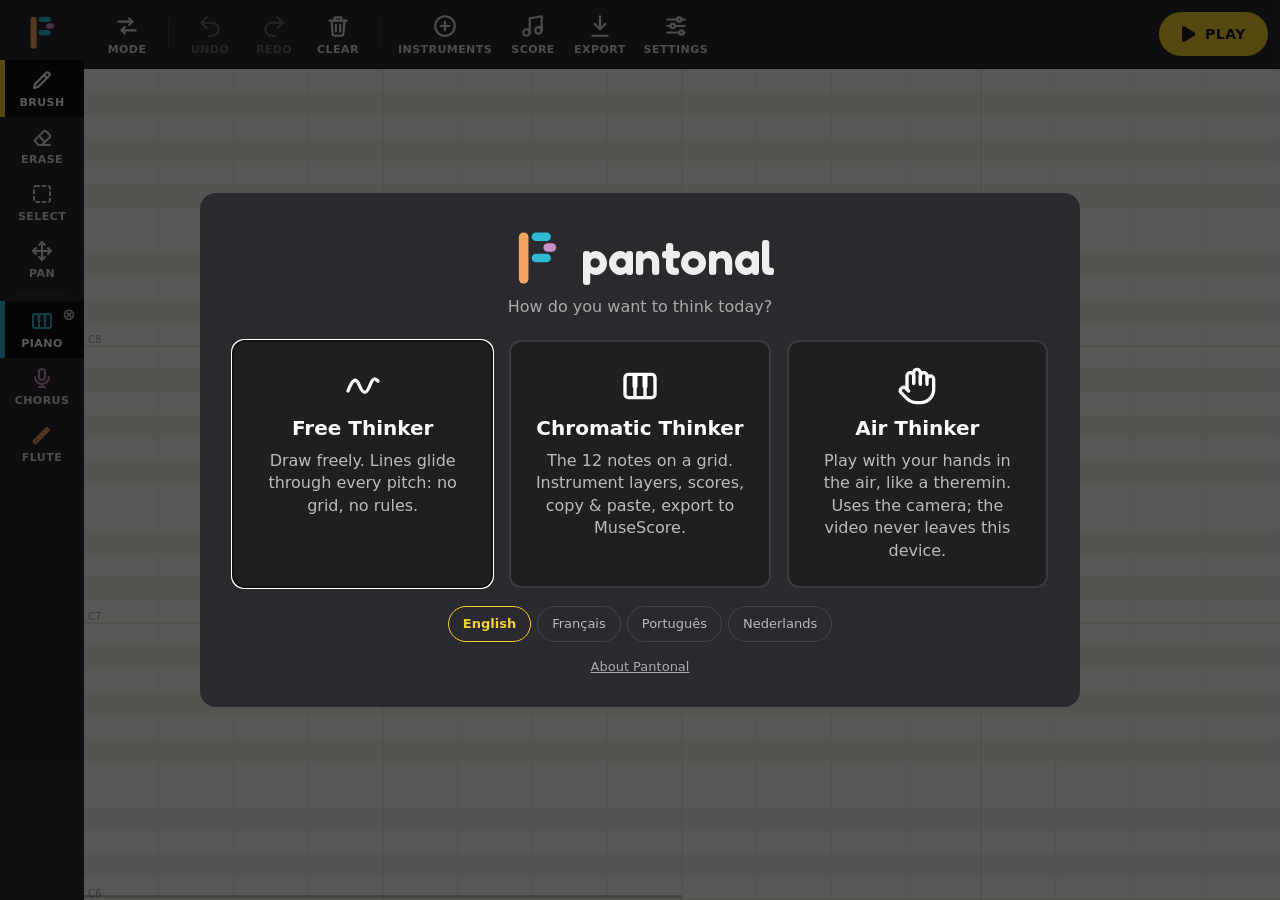
<file: index.html>
<!doctype html>
<html lang="en">
<head>
  <meta charset="utf-8">
  <meta name="viewport" content="width=device-width, initial-scale=1, user-scalable=no">
  <title>Pantonal</title>
  <meta name="description" content="Draw music on a 12-note canvas.">
  <meta name="theme-color" content="#1c1c1f">
  <meta name="apple-mobile-web-app-capable" content="yes">
  <meta name="mobile-web-app-capable" content="yes">
  <meta name="apple-mobile-web-app-title" content="Pantonal">
  <meta name="apple-mobile-web-app-status-bar-style" content="black-translucent">
  <link rel="icon" href="assets/icons/favicon.svg" type="image/svg+xml">
  <link rel="icon" href="assets/icons/favicon-32.png" sizes="32x32" type="image/png">
  <link rel="apple-touch-icon" href="assets/icons/apple-touch-icon.png">
  <link rel="manifest" href="manifest.webmanifest">
  <link rel="preload" href="vendor/fonts/fredoka-600-latin.woff2" as="font" type="font/woff2" crossorigin>
  <link rel="stylesheet" href="style.css">
  <script src="vendor/Tone.js"></script>
</head>
<body>
  <div id="app">
    <!-- Left rail: what you draw with. -->
    <nav id="toolbar">
      <button class="brand" data-action="about" aria-label="About Pantonal" data-i18n-attr="aria-label:action.about">
        <img src="assets/logo/pantonal-mark.svg" alt="" width="40" height="40">
      </button>
      <button data-tool="brush" class="active drawing-only"><span class="icon" data-icon="brush"></span><span data-i18n="tool.brush">Brush</span></button>
      <button data-tool="erase" class="drawing-only"><span class="icon" data-icon="erase"></span><span data-i18n="tool.erase">Erase</span></button>
      <button data-tool="select" class="chromatic-only"><span class="icon" data-icon="select"></span><span data-i18n="tool.select">Select</span></button>
      <button data-tool="pan" class="chromatic-only"><span class="icon" data-icon="pan"></span><span data-i18n="tool.pan">Pan</span></button>
      <hr class="drawing-only">
      <div id="instruments" class="drawing-only"></div>
    </nav>

    <main>
      <!-- Top bar: what you do with the drawing. -->
      <header id="topbar">
        <button data-action="mode"><span class="icon" data-icon="mode"></span><span data-i18n="action.mode">Mode</span></button>
        <span class="divider drawing-only"></span>
        <button data-action="undo" class="drawing-only"><span class="icon" data-icon="undo"></span><span data-i18n="action.undo">Undo</span></button>
        <button data-action="redo" class="drawing-only"><span class="icon" data-icon="redo"></span><span data-i18n="action.redo">Redo</span></button>
        <button data-action="clear" class="drawing-only"><span class="icon" data-icon="clear"></span><span data-i18n="action.clear">Clear</span></button>
        <span class="divider drawing-only"></span>
        <button data-action="instruments" class="drawing-only"><span class="icon" data-icon="instruments"></span><span data-i18n="action.instruments">Instruments</span></button>
        <button data-action="score" class="chromatic-only"><span class="icon" data-icon="score"></span><span data-i18n="action.score">Score</span></button>
        <button data-action="export" class="chromatic-only"><span class="icon" data-icon="export"></span><span data-i18n="action.export">Export</span></button>
        <button data-action="settings" class="no-free" aria-pressed="false"><span class="icon" data-icon="settings"></span><span data-i18n="action.settings">Settings</span></button>
        <button data-action="scale" class="air-only" aria-expanded="false" aria-controls="scale-menu"><span class="icon" data-icon="scale"></span><span class="label">Free</span></button>
        <button data-action="drone" class="air-only" aria-pressed="false"><span class="icon" data-icon="drone"></span><span data-i18n="action.drone">Drone</span></button>
        <button data-action="rhythm" class="air-only" aria-pressed="false"><span class="icon" data-icon="drum"></span><span data-i18n="action.rhythm">Rhythm</span></button>
        <button data-action="echo" class="air-only" aria-pressed="false"><span class="icon" data-icon="echo"></span><span data-i18n="action.echo">Echo</span></button>
        <button id="play"><span class="icon" data-icon="play"></span><span class="label" data-i18n="action.play">Play</span></button>
      </header>

      <div id="stage">
        <canvas id="canvas"></canvas>
        <div id="score-menu" hidden></div>

        <!-- Air Thinker: the scale and key the pitch snaps to. -->
        <div id="scale-menu" hidden>
          <h4 data-i18n="scale.key">Key</h4>
          <div id="key-options" class="keys"></div>
          <p id="scale-hint"></p>
          <p id="drone-hint"></p>
          <div class="scale-extra">
            <button id="scale-hear"><span class="icon" data-icon="play"></span><span data-i18n="scale.hear">Hear it</span></button>
            <p id="scale-fact"></p>
          </div>
          <div id="scale-options"></div>
        </div>

        <!-- Air Thinker: the Echo game. -->
        <div id="echo-panel" hidden>
          <div id="echo-dots"></div>
          <p id="echo-status"></p>
          <div class="echo-buttons">
            <button data-echo="replay" data-i18n="echo.replay">Hear again</button>
            <button data-echo="next" data-i18n="echo.next">New phrase</button>
          </div>
        </div>

        <!-- Air Thinker: how to play, shown until a hand is in view. -->
        <div id="air-guide" hidden>
          <svg class="theremin" viewBox="-34 0 404 280" role="img" aria-label="A theremin" data-i18n-attr="aria-label:guide.alt">
            <!-- field around the pitch antenna -->
            <g fill="none" stroke="#2fb9d3" stroke-width="2.5" stroke-linecap="round">
              <path d="M262 74a16 16 0 0 1 0 30" opacity="0.6"/>
              <path d="M270 66a26 26 0 0 1 0 46" opacity="0.35"/>
            </g>
            <!-- stand -->
            <g stroke="#e9e5dc" stroke-width="3" stroke-linecap="round">
              <path d="M150 206L132 266"/>
              <path d="M220 206L238 266"/>
              <path d="M185 206V266"/>
            </g>
            <!-- cabinet with two knobs -->
            <rect x="100" y="150" width="170" height="56" rx="10" fill="#4a3426" stroke="#e9e5dc" stroke-width="3"/>
            <circle cx="132" cy="178" r="6" fill="#e9e5dc"/>
            <circle cx="156" cy="178" r="6" fill="#e9e5dc"/>
            <!-- pitch antenna (right) and volume loop (left) -->
            <path d="M250 150V42" stroke="#2fb9d3" stroke-width="6" stroke-linecap="round"/>
            <circle cx="250" cy="38" r="6" fill="#2fb9d3"/>
            <path d="M100 170H80" stroke="#f2a35e" stroke-width="6" stroke-linecap="round"/>
            <ellipse cx="56" cy="170" rx="24" ry="11" fill="none" stroke="#f2a35e" stroke-width="6"/>
            <!-- hands -->
            <g fill="none" stroke="#fff" stroke-width="1.2" stroke-linecap="round" stroke-linejoin="round">
              <g transform="translate(282 62) scale(2.2)">
                <path d="M18 11V6a2 2 0 0 0-4 0v5"/><path d="M14 10V4a2 2 0 0 0-4 0v6"/><path d="M10 10.5V6a2 2 0 0 0-4 0v8"/><path d="M18 8a2 2 0 1 1 4 0v6a8 8 0 0 1-8 8h-2c-2.8 0-4.5-.9-6-2.4l-3.6-3.6a2 2 0 0 1 2.8-2.8L7 15"/>
              </g>
              <g transform="translate(84 96) scale(-2 2)">
                <path d="M18 11V6a2 2 0 0 0-4 0v5"/><path d="M14 10V4a2 2 0 0 0-4 0v6"/><path d="M10 10.5V6a2 2 0 0 0-4 0v8"/><path d="M18 8a2 2 0 1 1 4 0v6a8 8 0 0 1-8 8h-2c-2.8 0-4.5-.9-6-2.4l-3.6-3.6a2 2 0 0 1 2.8-2.8L7 15"/>
              </g>
            </g>
            <!-- what each hand does -->
            <g stroke-width="2.5" stroke-linecap="round" stroke-linejoin="round" fill="none">
              <path d="M342 70V48M336 54l6-6 6 6M342 116v22M336 132l6 6 6-6" stroke="#2fb9d3"/>
              <path d="M-8 108V88M-14 94l6-6 6 6M-8 136v20M-14 150l6 6 6-6" stroke="#f2a35e"/>
            </g>
            <g font-family="Fredoka, system-ui, sans-serif" font-weight="600" font-size="14" text-anchor="middle">
              <text x="342" y="38" fill="#2fb9d3" data-i18n="guide.higher">higher</text>
              <text x="342" y="156" fill="#2fb9d3" data-i18n="guide.lower">lower</text>
              <text x="-8" y="78" fill="#f2a35e" data-i18n="guide.louder">louder</text>
              <text x="-8" y="174" fill="#f2a35e" data-i18n="guide.softer">softer</text>
            </g>
          </svg>
          <div class="air-guide-text">
            <h2 data-i18n="guide.title">Play it like a theremin</h2>
            <p class="fact" data-i18n="guide.fact"></p>
            <ul>
              <li><span class="dot pitch"></span><span data-i18n-html="guide.right.html"></span></li>
              <li><span class="dot closed"></span><span data-i18n-html="guide.fist.html"></span></li>
              <li><span class="dot volume"></span><span data-i18n-html="guide.left.html"></span></li>
            </ul>
            <p id="air-guide-status"></p>
          </div>
        </div>
        <div id="select-bar" hidden>
          <button data-select="copy" data-i18n="select.copy">Copy</button>
          <button data-select="paste" data-i18n="select.paste">Paste</button>
          <button data-select="delete" data-i18n="select.delete">Delete</button>
        </div>
      </div>

      <footer id="controls">
        <label><span data-i18n="settings.duration">Time / screen</span> <input type="range" id="duration" min="2" max="60" step="1"><output></output></label>
        <label><span data-i18n="settings.octaves">Octaves / screen</span> <input type="range" id="octaves" min="1" max="9" step="1"><output></output></label>
        <label><span data-i18n="settings.cols">Steps / screen</span> <input type="range" id="cols" min="16" max="256" step="4"><output></output></label>
        <label class="check"><input type="checkbox" id="grid"> <span data-i18n="settings.grid">Grid</span></label>
        <label class="check"><input type="checkbox" id="loop"> <span data-i18n="settings.loop">Loop</span></label>
      </footer>

      <footer id="air-controls">
        <label><span data-i18n="settings.vibratoDepth">Vibrato depth</span> <input type="range" id="vibratoDepth" min="0" max="80" step="1"><output></output></label>
        <label><span data-i18n="settings.vibratoRate">Vibrato speed</span> <input type="range" id="vibratoRate" min="2" max="9" step="0.5"><output></output></label>
        <label><span data-i18n="settings.droneVolume">Drone volume</span> <input type="range" id="droneVolume" min="0" max="100" step="5"><output></output></label>
        <label><span data-i18n="settings.rhythmVolume">Rhythm volume</span> <input type="range" id="rhythmVolume" min="0" max="100" step="5"><output></output></label>
        <label><span data-i18n="settings.rhythmSpeed">Rhythm speed</span> <input type="range" id="rhythmSpeed" min="85" max="115" step="5"><output></output></label>
        <label class="check"><input type="checkbox" id="showTheremin"> <span data-i18n="settings.theremin">Theremin</span></label>
      </footer>
    </main>
  </div>

  <dialog id="mode-dialog">
    <h1 class="lockup">
      <img src="assets/logo/pantonal-mark.svg" alt="" width="64" height="64">
      <span>pantonal</span>
    </h1>
    <p class="subtitle" data-i18n="mode.question">How do you want to think today?</p>
    <button id="mode-continue" hidden>
      <span data-i18n="mode.continue">Continue your last drawing</span>
      <small></small>
    </button>
    <div class="modes">
      <button data-mode="free">
        <span class="icon" data-icon="free"></span>
        <strong data-i18n="mode.free">Free Thinker</strong>
        <span data-i18n="mode.free.desc"></span>
      </button>
      <button data-mode="chromatic">
        <span class="icon" data-icon="piano"></span>
        <strong data-i18n="mode.chromatic">Chromatic Thinker</strong>
        <span data-i18n="mode.chromatic.desc"></span>
      </button>
      <button data-mode="air">
        <span class="icon" data-icon="hand"></span>
        <strong data-i18n="mode.air">Air Thinker</strong>
        <span data-i18n="mode.air.desc"></span>
      </button>
    </div>
    <p id="mode-warning" hidden data-i18n="mode.warning"></p>
    <button id="mode-cancel" hidden data-i18n="mode.cancel">Cancel</button>
    <div class="language-picker" role="group" aria-label="Language" data-i18n-attr="aria-label:language"></div>
    <button id="mode-about" class="link-button" data-action="about" data-i18n="action.about">About Pantonal</button>
  </dialog>

  <dialog id="about-dialog">
    <h2 class="lockup">
      <img src="assets/logo/pantonal-mark.svg" alt="" width="44" height="44">
      <span>pantonal</span>
    </h2>
    <p data-i18n-html="about.intro.html"></p>

    <h3 data-i18n="about.inspiration.title">Inspiration</h3>
    <p data-i18n="about.inspiration"></p>

    <h3 data-i18n="about.credits">Credits</h3>
    <ul>
      <li data-i18n-html="about.piano.html"></li>
      <li data-i18n-html="about.instruments.html"></li>
      <li data-i18n-html="about.tanpura.html"></li>
      <li data-i18n-html="about.rhythm.html"></li>
      <li data-i18n-html="about.engine.html"></li>
      <li data-i18n-html="about.tracking.html"></li>
      <li data-i18n-html="about.font.html"></li>
    </ul>
    <p class="about-license" data-i18n-html="about.license.html"></p>

    <div class="language-picker" role="group" aria-label="Language" data-i18n-attr="aria-label:language"></div>

    <div class="dialog-buttons">
      <button id="about-close" class="primary" data-i18n="about.close">Close</button>
    </div>
  </dialog>

  <dialog id="instruments-dialog">
    <h2 data-i18n="inst.title">Instruments</h2>
    <p id="instruments-note" class="dialog-note"></p>
    <h3 data-i18n="inst.current">In this drawing</h3>
    <div id="session-instruments" class="instrument-grid"></div>
    <h3 data-i18n="inst.add">Add</h3>
    <div id="library-instruments"></div>
    <div class="dialog-buttons">
      <button id="instruments-close" class="primary" data-i18n="inst.done">Done</button>
    </div>
  </dialog>

  <dialog id="import-dialog">
    <h2 id="import-title"></h2>
    <p id="import-error"></p>
    <div id="import-parts"></div>
    <p class="import-note" data-i18n="import.note"></p>
    <div class="dialog-buttons">
      <button id="import-cancel" data-i18n="import.cancel">Cancel</button>
      <button id="import-confirm" class="primary" data-i18n="import.confirm">Import</button>
    </div>
  </dialog>
  <input type="file" id="import-file" accept=".musicxml,.xml,.mxl" hidden>

  <script type="module" src="src/main.js"></script>
</body>
</html>
</file>
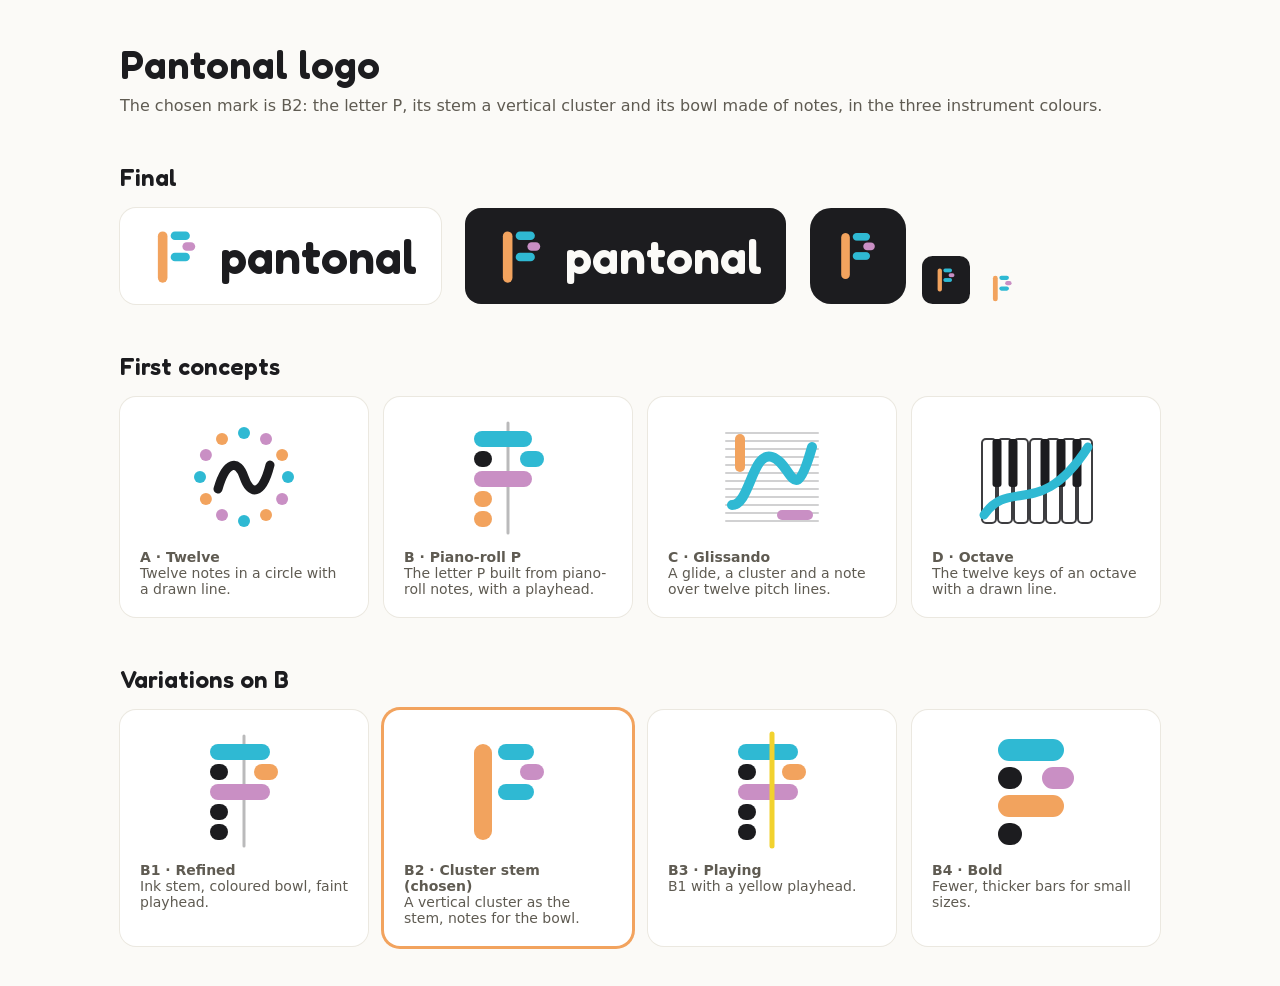
<file: design/logo/index.html>
<!doctype html>
<html lang="en">
<head>
  <meta charset="utf-8">
  <meta name="viewport" content="width=device-width, initial-scale=1">
  <title>Pantonal logo concepts</title>
  <style>
    @font-face {
      font-family: 'Fredoka';
      font-weight: 600;
      src: url('../../vendor/fonts/fredoka-600-latin.woff2') format('woff2');
    }
    body {
      margin: 0;
      padding: 40px 16px;
      background: #fbfaf7;
      color: #1c1c1f;
      font-family: system-ui, -apple-system, sans-serif;
    }
    main { max-width: 1040px; margin: 0 auto; }
    h1, h2 { font-family: 'Fredoka', system-ui, sans-serif; font-weight: 600; }
    h1 { margin: 0 0 8px; font-size: 40px; }
    h2 { margin: 48px 0 16px; font-size: 24px; }
    p { margin: 0; color: #5f5b52; }
    .grid {
      display: grid;
      grid-template-columns: repeat(auto-fill, minmax(220px, 1fr));
      gap: 16px;
    }
    figure {
      margin: 0;
      padding: 20px;
      border-radius: 16px;
      background: #fff;
      box-shadow: 0 0 0 1px #ebe8e0;
    }
    figure.chosen { box-shadow: 0 0 0 3px #f2a35e; }
    figure img { display: block; width: 120px; height: 120px; margin: 0 auto 12px; }
    figcaption strong { display: block; }
    figcaption { font-size: 14px; color: #5f5b52; }
    .final { display: flex; flex-wrap: wrap; gap: 24px; align-items: center; }
    .lockup {
      display: flex;
      align-items: center;
      gap: 12px;
      padding: 16px 24px;
      border-radius: 16px;
      font-family: 'Fredoka', system-ui, sans-serif;
      font-size: 48px;
      font-weight: 600;
      line-height: 1;
    }
    .lockup.light { background: #fff; box-shadow: 0 0 0 1px #ebe8e0; }
    .lockup.dark { background: #1c1c1f; color: #fbfaf7; }
    .icons { display: flex; gap: 16px; align-items: flex-end; }
    .icons img { border-radius: 22%; }
  </style>
</head>
<body>
<main>
  <h1>Pantonal logo</h1>
  <p>The chosen mark is B2: the letter P, its stem a vertical cluster and its bowl made of notes, in the three instrument colours.</p>

  <h2>Final</h2>
  <div class="final">
    <div class="lockup light"><img src="../../assets/logo/pantonal-mark.svg" alt="" width="64" height="64">pantonal</div>
    <div class="lockup dark"><img src="../../assets/logo/pantonal-mark.svg" alt="" width="64" height="64">pantonal</div>
    <div class="icons">
      <img src="../../assets/icons/icon-192.png" alt="App icon, 96 px" width="96" height="96">
      <img src="../../assets/icons/icon-192.png" alt="App icon, 48 px" width="48" height="48">
      <img src="../../assets/icons/favicon.svg" alt="Favicon, 32 px" width="32" height="32">
    </div>
  </div>

  <h2>First concepts</h2>
  <div class="grid">
    <figure><img src="concepts/A-twelve.svg" alt=""><figcaption><strong>A · Twelve</strong>Twelve notes in a circle with a drawn line.</figcaption></figure>
    <figure><img src="concepts/B-piano-roll.svg" alt=""><figcaption><strong>B · Piano-roll P</strong>The letter P built from piano-roll notes, with a playhead.</figcaption></figure>
    <figure><img src="concepts/C-glissando.svg" alt=""><figcaption><strong>C · Glissando</strong>A glide, a cluster and a note over twelve pitch lines.</figcaption></figure>
    <figure><img src="concepts/D-octave.svg" alt=""><figcaption><strong>D · Octave</strong>The twelve keys of an octave with a drawn line.</figcaption></figure>
  </div>

  <h2>Variations on B</h2>
  <div class="grid">
    <figure><img src="concepts/B1-refined.svg" alt=""><figcaption><strong>B1 · Refined</strong>Ink stem, coloured bowl, faint playhead.</figcaption></figure>
    <figure class="chosen"><img src="concepts/B2-cluster-stem.svg" alt=""><figcaption><strong>B2 · Cluster stem (chosen)</strong>A vertical cluster as the stem, notes for the bowl.</figcaption></figure>
    <figure><img src="concepts/B3-playing.svg" alt=""><figcaption><strong>B3 · Playing</strong>B1 with a yellow playhead.</figcaption></figure>
    <figure><img src="concepts/B4-bold.svg" alt=""><figcaption><strong>B4 · Bold</strong>Fewer, thicker bars for small sizes.</figcaption></figure>
  </div>
</main>
</body>
</html>
</file>
<file: style.css>
@font-face {
  font-family: 'Fredoka';
  font-style: normal;
  font-weight: 600;
  font-display: swap;
  src: url('vendor/fonts/fredoka-600-latin.woff2') format('woff2');
}

* { box-sizing: border-box; }

html, body {
  margin: 0;
  height: 100%;
  overflow: hidden;
  background: #1c1c1f;
  color: #eee;
  font-family: system-ui, -apple-system, "Segoe UI", sans-serif;
  user-select: none;
  -webkit-user-select: none;
}

#app {
  display: flex;
  height: 100vh;
  height: 100dvh;
}

.icon svg {
  display: block;
  width: 26px;
  height: 26px;
}

/* ---- Buttons shared by the rail and the top bar ---- */

#toolbar button,
#topbar button {
  --accent: #f2d22e;
  position: relative;
  display: flex;
  flex-direction: column;
  align-items: center;
  justify-content: center;
  gap: 4px;
  border: none;
  background: transparent;
  color: #ddd;
  font: inherit;
  font-size: 11px;
  font-weight: 600;
  letter-spacing: 0.04em;
  text-transform: uppercase;
  cursor: pointer;
  touch-action: manipulation;
}

@media (hover: hover) {
  #toolbar button:hover,
  #topbar button:hover { background: #333338; }
}

#toolbar button:disabled,
#topbar button:disabled { opacity: 0.35; cursor: default; }

/* ---- Left rail: drawing tools and instruments ---- */

#toolbar {
  width: 84px;
  flex: none;
  display: flex;
  flex-direction: column;
  background: #2a2a2e;
  overflow-y: auto;
}

#toolbar .brand {
  flex: none;
  padding: 12px 0 8px;
}

#toolbar .brand img { display: block; }

#toolbar hr {
  width: 60%;
  border: none;
  border-top: 1px solid #444;
  margin: 6px auto;
}

#toolbar button {
  width: 100%;
  padding: 8px 4px;
}

#toolbar .icon svg { width: 24px; height: 24px; }

#toolbar button.active {
  background: #111;
  color: #fff;
}

#toolbar button.active::before {
  content: "";
  position: absolute;
  left: 0;
  top: 0;
  bottom: 0;
  width: 5px;
  background: var(--accent);
}

/* Per-layer clear, only on the selected instrument */
#toolbar .clear-layer {
  display: none;
  position: absolute;
  top: 2px;
  right: 4px;
  padding: 4px;
  font-size: 16px;
  line-height: 1;
  color: #bbb;
}

#toolbar button.active .clear-layer { display: block; }
#toolbar .clear-layer:hover { color: #fff; }

/* ---- Top bar: actions on the drawing ---- */

#topbar {
  flex: none;
  display: flex;
  align-items: center;
  gap: 2px;
  padding: 6px 12px;
  background: #2a2a2e;
  border-bottom: 1px solid #1c1c1f;
  overflow-x: auto;
}

#topbar button {
  flex: none;
  min-width: 62px;
  height: 56px;
  padding: 6px 8px;
  border-radius: 10px;
}

#topbar button[aria-pressed="true"] {
  background: #111;
  color: #fff;
}

#topbar .divider {
  flex: none;
  width: 1px;
  height: 32px;
  margin: 0 8px;
  background: #444;
}

#topbar #play {
  flex-direction: row;
  gap: 8px;
  height: 44px;
  margin-left: auto;
  padding: 0 22px 0 18px;
  border-radius: 22px;
  background: #f2d22e;
  color: #1c1c1f;
  font-size: 14px;
}

#topbar #play .icon svg { width: 20px; height: 20px; }
#topbar #play.active { background: #fbfaf7; }
#topbar #play:disabled { opacity: 0.6; cursor: wait; }

@media (hover: hover) {
  #topbar #play:hover { background: #f6dd57; }
  #topbar #play.active:hover { background: #fff; }
}

/* ---- Stage ---- */

main {
  flex: 1;
  display: flex;
  flex-direction: column;
  min-width: 0;
}

#stage {
  position: relative;
  flex: 1;
  min-height: 0;
}

#canvas {
  display: block;
  width: 100%;
  height: 100%;
  touch-action: none;
  cursor: crosshair;
}

#score-menu {
  position: absolute;
  top: 12px;
  left: 12px;
  display: flex;
  flex-direction: column;
  min-width: 220px;
  background: #2a2a2e;
  border-radius: 8px;
  box-shadow: 0 8px 24px rgba(0, 0, 0, 0.35);
  overflow: hidden;
}

#score-menu[hidden] { display: none; }

#score-menu button {
  padding: 14px 16px;
  border: none;
  border-bottom: 1px solid #3a3a3f;
  background: transparent;
  color: #eee;
  font: inherit;
  text-align: left;
  cursor: pointer;
}

#score-menu button:hover { background: #3a3a3f; }
#score-menu small { display: block; color: #999; margin-top: 2px; }

#select-bar {
  position: absolute;
  top: 12px;
  left: 50%;
  transform: translateX(-50%);
  display: flex;
  background: #2a2a2e;
  border-radius: 8px;
  box-shadow: 0 8px 24px rgba(0, 0, 0, 0.35);
  overflow: hidden;
}

#select-bar[hidden] { display: none; }

#select-bar button {
  padding: 12px 20px;
  border: none;
  border-right: 1px solid #3a3a3f;
  background: transparent;
  color: #eee;
  font: inherit;
  font-weight: 600;
  cursor: pointer;
  touch-action: manipulation;
}

#select-bar button:last-child { border-right: none; }
#select-bar button:hover:not(:disabled) { background: #3a3a3f; }
#select-bar button:disabled { opacity: 0.35; cursor: default; }

/* ---- Modes ---- */

/* Free: no grid tools. Air: no drawing at all. */
body[data-mode="free"] .chromatic-only,
body[data-mode="free"] .no-free,
body[data-mode="free"] .clear-layer,
body[data-mode="air"] .chromatic-only,
body[data-mode="air"] .drawing-only,
body:not([data-mode="air"]) .air-only {
  display: none !important;
}

#mode-dialog {
  width: calc(100% - 32px);
  max-width: 880px;
  padding: 32px;
  border: none;
  border-radius: 16px;
  background: #2a2a2e;
  color: #eee;
  text-align: center;
}

#mode-dialog::backdrop { background: rgba(0, 0, 0, 0.65); }

#mode-dialog h1.lockup {
  display: flex;
  align-items: center;
  justify-content: center;
  gap: 12px;
  margin: 0 0 8px;
  font-family: 'Fredoka', system-ui, sans-serif;
  font-size: 48px;
  font-weight: 600;
  letter-spacing: -0.01em;
  line-height: 1;
}

#mode-dialog .subtitle {
  margin: 0 0 24px;
  color: #aaa;
}

#mode-continue {
  display: block;
  width: 100%;
  margin-bottom: 16px;
  padding: 16px;
  border: 2px solid #f2d22e;
  border-radius: 12px;
  background: #f2d22e;
  color: #1c1c1f;
  font: inherit;
  font-size: 17px;
  font-weight: 700;
  cursor: pointer;
  touch-action: manipulation;
}

#mode-continue[hidden] { display: none; }
#mode-continue small { display: block; margin-top: 2px; font-size: 13px; font-weight: 500; }

.modes {
  display: grid;
  grid-template-columns: repeat(auto-fit, minmax(220px, 1fr));
  gap: 16px;
}

.modes button {
  display: flex;
  flex-direction: column;
  align-items: center;
  gap: 8px;
  padding: 24px 20px;
  border: 2px solid #3a3a3f;
  border-radius: 12px;
  background: #1f1f22;
  color: #bbb;
  font: inherit;
  line-height: 1.4;
  cursor: pointer;
  touch-action: manipulation;
}

.modes button:hover,
.modes button.current { border-color: #f2d22e; }

.modes .icon svg { width: 40px; height: 40px; color: #fff; }
.modes strong { font-size: 20px; color: #fff; }

#mode-warning {
  margin: 20px 0 0;
  color: #f2a35e;
}

#mode-cancel {
  margin-top: 16px;
  border: none;
  background: none;
  color: #aaa;
  font: inherit;
  text-decoration: underline;
  cursor: pointer;
}

/* ---- Air Thinker scale menu ---- */

#scale-menu {
  position: absolute;
  top: 8px;
  z-index: 2;
  width: min(460px, calc(100% - 16px));
  max-height: calc(100% - 16px);
  overflow-y: auto;
  padding: 18px;
  border-radius: 16px;
  background: #2a2a2e;
  box-shadow: 0 12px 32px rgba(0, 0, 0, 0.45);
}

#scale-menu[hidden] { display: none; }

#scale-menu h4 {
  margin: 0 0 8px;
  color: #999;
  font-size: 12px;
  font-weight: 600;
  letter-spacing: 0.08em;
  text-transform: uppercase;
}

#scale-menu h4 + div { margin-bottom: 14px; }
#scale-menu .pills { display: flex; flex-wrap: wrap; gap: 6px; }
#scale-menu .keys { display: grid; grid-template-columns: repeat(6, minmax(0, 1fr)); gap: 6px; }

#scale-menu button {
  min-height: 40px;
  padding: 8px 14px;
  border: none;
  border-radius: 10px;
  background: #1f1f22;
  color: #ddd;
  font: inherit;
  font-size: 15px;
  cursor: pointer;
  touch-action: manipulation;
}

#scale-menu button.selected { background: #f2d22e; color: #1c1c1f; font-weight: 600; }
#scale-menu button:disabled { opacity: 0.3; cursor: default; }
#scale-hint { margin: -6px 0 6px; color: #999; font-size: 13px; }
#drone-hint { margin: 0 0 16px; color: #999; font-size: 13px; }

@media (hover: hover) {
  #scale-menu button:not(:disabled):not(.selected):hover { background: #3a3a3f; }
}

/* ---- Air Thinker: "Hear it", facts and the Echo game ---- */

.scale-extra {
  display: flex;
  align-items: flex-start;
  gap: 12px;
  margin: 0 0 16px;
}

#scale-menu #scale-hear {
  display: flex;
  flex: none;
  align-items: center;
  gap: 6px;
  border: 1px solid #f2d22e;
  background: transparent;
  color: #f2d22e;
  font-weight: 600;
}

#scale-hear .icon svg { width: 16px; height: 16px; }
#scale-fact { margin: 0; color: #bbb; font-size: 13px; line-height: 1.4; }
#scale-fact strong { color: #fff; }

#echo-panel {
  position: absolute;
  top: 12px;
  left: 50%;
  z-index: 3;
  transform: translateX(-50%);
  display: flex;
  flex-direction: column;
  align-items: center;
  gap: 10px;
  min-width: 280px;
  padding: 16px 20px;
  border-radius: 16px;
  background: rgba(42, 42, 46, 0.94);
  box-shadow: 0 12px 32px rgba(0, 0, 0, 0.45);
}

#echo-panel[hidden] { display: none; }
#echo-dots { display: flex; gap: 10px; }

#echo-dots span {
  width: 16px;
  height: 16px;
  border-radius: 50%;
  background: #4a4a50;
}

#echo-dots span.done { background: #6cbf6a; }
#echo-dots span.next { background: transparent; box-shadow: inset 0 0 0 3px #f2d22e; }

#echo-status {
  margin: 0;
  color: #fff;
  font-family: 'Fredoka', system-ui, sans-serif;
  font-size: 22px;
  font-weight: 600;
}

.echo-buttons { display: flex; gap: 8px; }

.echo-buttons button {
  padding: 8px 14px;
  border: 1px solid #444;
  border-radius: 10px;
  background: transparent;
  color: #ddd;
  font: inherit;
  font-size: 14px;
  cursor: pointer;
  touch-action: manipulation;
}

.echo-buttons button:disabled { opacity: 0.35; cursor: default; }

/* ---- Air Thinker guide ---- */

#air-guide {
  position: absolute;
  inset: 0;
  display: flex;
  flex-wrap: wrap;
  align-items: center;
  justify-content: center;
  gap: 16px 40px;
  padding: 24px;
  overflow: hidden;
  pointer-events: none;
}

#air-guide[hidden] { display: none; }

#air-guide .theremin {
  width: min(360px, 42%);
  min-width: 220px;
  height: auto;
}

.air-guide-text {
  max-width: 360px;
  padding: 20px 24px;
  border-radius: 16px;
  background: rgba(20, 20, 22, 0.78);
  color: #ccc;
  line-height: 1.45;
}

.air-guide-text h2 {
  margin: 0 0 6px;
  color: #fff;
  font-family: 'Fredoka', system-ui, sans-serif;
  font-size: 26px;
  font-weight: 600;
}

.air-guide-text .fact { margin: 0 0 14px; color: #999; font-size: 13px; }
.air-guide-text ul { margin: 0; padding: 0; list-style: none; }
.air-guide-text li { display: flex; align-items: baseline; gap: 10px; margin: 6px 0; }
.air-guide-text strong { color: #fff; }

.air-guide-text .dot {
  flex: none;
  width: 12px;
  height: 12px;
  border-radius: 50%;
  transform: translateY(1px);
}

.air-guide-text .dot.pitch { background: #2fb9d3; }
.air-guide-text .dot.closed { background: #777; }
.air-guide-text .dot.volume { background: #f2a35e; }

#air-guide-status {
  margin: 14px 0 0;
  color: #f2d22e;
  font-weight: 600;
}

/* ---- About ---- */

.link-button {
  display: block;
  margin: 16px auto 0;
  border: none;
  background: none;
  color: #aaa;
  font: inherit;
  font-size: 13px;
  text-decoration: underline;
  cursor: pointer;
}

#about-dialog {
  width: calc(100% - 32px);
  max-width: 560px;
  max-height: calc(100dvh - 48px);
  overflow-y: auto;
  padding: 28px;
  border: none;
  border-radius: 16px;
  background: #2a2a2e;
  color: #ddd;
  line-height: 1.5;
  user-select: text;
  -webkit-user-select: text;
}

#about-dialog::backdrop { background: rgba(0, 0, 0, 0.65); }

#about-dialog h2.lockup {
  display: flex;
  align-items: center;
  gap: 10px;
  margin: 0 0 16px;
  color: #fff;
  font-family: 'Fredoka', system-ui, sans-serif;
  font-size: 34px;
  font-weight: 600;
  letter-spacing: -0.01em;
  line-height: 1;
}

#about-dialog h3 { margin: 22px 0 6px; color: #fff; font-size: 15px; }
#about-dialog p { margin: 0; }
#about-dialog strong { color: #fff; }
#about-dialog ul { margin: 0; padding-left: 20px; font-size: 14px; }
#about-dialog li + li { margin-top: 4px; }
#about-dialog a { color: #7fd3e3; }
#about-dialog .about-license { margin: 16px 0 20px; color: #aaa; font-size: 14px; }

/* ---- Language picker (mode chooser and About) ---- */

.language-picker {
  display: flex;
  flex-wrap: wrap;
  justify-content: center;
  gap: 6px;
  margin: 18px 0 0;
}

#about-dialog .language-picker { justify-content: flex-start; margin: 0 0 20px; }

.language-picker button {
  min-height: 36px;
  padding: 6px 14px;
  border: 1px solid #444;
  border-radius: 999px;
  background: transparent;
  color: #bbb;
  font: inherit;
  font-size: 13px;
  cursor: pointer;
  touch-action: manipulation;
}

.language-picker button[aria-pressed="true"] { border-color: #f2d22e; color: #f2d22e; font-weight: 600; }

/* ---- Instruments ---- */

#instruments-dialog {
  width: calc(100% - 32px);
  max-width: 640px;
  max-height: calc(100dvh - 48px);
  overflow-y: auto;
  padding: 24px;
  border: none;
  border-radius: 16px;
  background: #2a2a2e;
  color: #eee;
}

#instruments-dialog::backdrop { background: rgba(0, 0, 0, 0.65); }
#instruments-dialog h2 { margin: 0 0 6px; font-size: 20px; }
#instruments-dialog h3 { margin: 20px 0 8px; font-size: 15px; }
#instruments-dialog h4 { margin: 14px 0 6px; color: #999; font-size: 12px; font-weight: 600; letter-spacing: 0.05em; text-transform: uppercase; }
.dialog-note { margin: 0; color: #aaa; font-size: 13px; }

.instrument-grid {
  display: grid;
  grid-template-columns: repeat(auto-fill, minmax(132px, 1fr));
  gap: 8px;
}

.instrument-card {
  display: flex;
  align-items: center;
  gap: 10px;
  min-height: 48px;
  padding: 8px 10px;
  border: 1px solid #3a3a3f;
  border-radius: 10px;
  background: #1f1f22;
  color: #eee;
  font: inherit;
  font-size: 14px;
  text-align: left;
}

button.instrument-card { cursor: pointer; touch-action: manipulation; }
button.instrument-card:disabled { opacity: 0.35; cursor: default; }
.instrument-card .icon svg { width: 24px; height: 24px; }
.instrument-card .name { flex: 1; }

@media (hover: hover) {
  button.instrument-card:not(:disabled):hover { border-color: #f2d22e; }
}

#session-instruments .remove {
  flex: none;
  width: 32px;
  height: 32px;
  margin-right: -4px;
  border: none;
  border-radius: 50%;
  background: transparent;
  color: #aaa;
  font: inherit;
  font-size: 14px;
  cursor: pointer;
  touch-action: manipulation;
}

@media (hover: hover) {
  #session-instruments .remove:not(:disabled):hover { background: #3a3a3f; color: #fff; }
}

#session-instruments .remove:disabled { opacity: 0.35; cursor: default; }

/* ---- Import ---- */

#import-dialog {
  width: calc(100% - 32px);
  max-width: 520px;
  padding: 24px;
  border: none;
  border-radius: 16px;
  background: #2a2a2e;
  color: #eee;
}

#import-dialog::backdrop { background: rgba(0, 0, 0, 0.65); }
#import-dialog h2 { margin: 0 0 8px; font-size: 20px; }
#import-error { margin: 0; color: #f2a35e; }
#import-error:empty { display: none; }

#import-parts {
  display: flex;
  flex-direction: column;
  gap: 6px;
  max-height: 50vh;
  margin: 12px 0;
  overflow-y: auto;
}

.import-part {
  display: flex;
  align-items: center;
  justify-content: space-between;
  gap: 12px;
  padding: 8px 12px;
  border-radius: 8px;
  background: #1f1f22;
}

.import-part select {
  padding: 6px 8px;
  border: 1px solid #444;
  border-radius: 6px;
  background: #2a2a2e;
  color: #eee;
  font: inherit;
}

.import-note { margin: 0 0 16px; color: #999; font-size: 13px; }

.dialog-buttons {
  display: flex;
  justify-content: flex-end;
  gap: 8px;
}

.dialog-buttons button {
  padding: 10px 18px;
  border: 1px solid #444;
  border-radius: 8px;
  background: transparent;
  color: #eee;
  font: inherit;
  font-weight: 600;
  cursor: pointer;
}

.dialog-buttons button.primary { border-color: #f2d22e; background: #f2d22e; color: #1c1c1f; }
.dialog-buttons button[hidden] { display: none; }

/* ---- Controls ---- */

/* Settings bars: hidden until the Settings button opens the one for the mode. */
#controls,
#air-controls {
  display: none;
  flex-wrap: wrap;
  align-items: center;
  gap: 8px 24px;
  padding: 10px 16px;
  background: #2a2a2e;
  font-size: 13px;
}

#controls label,
#air-controls label {
  display: flex;
  align-items: center;
  gap: 8px;
}

#controls output,
#air-controls output {
  min-width: 3.5em;
  font-variant-numeric: tabular-nums;
  color: #aaa;
}

#controls input[type="checkbox"],
#air-controls input[type="checkbox"] { width: 18px; height: 18px; }

body.settings-open[data-mode="chromatic"] #controls,
body.settings-open[data-mode="air"] #air-controls { display: flex; }
</file>
